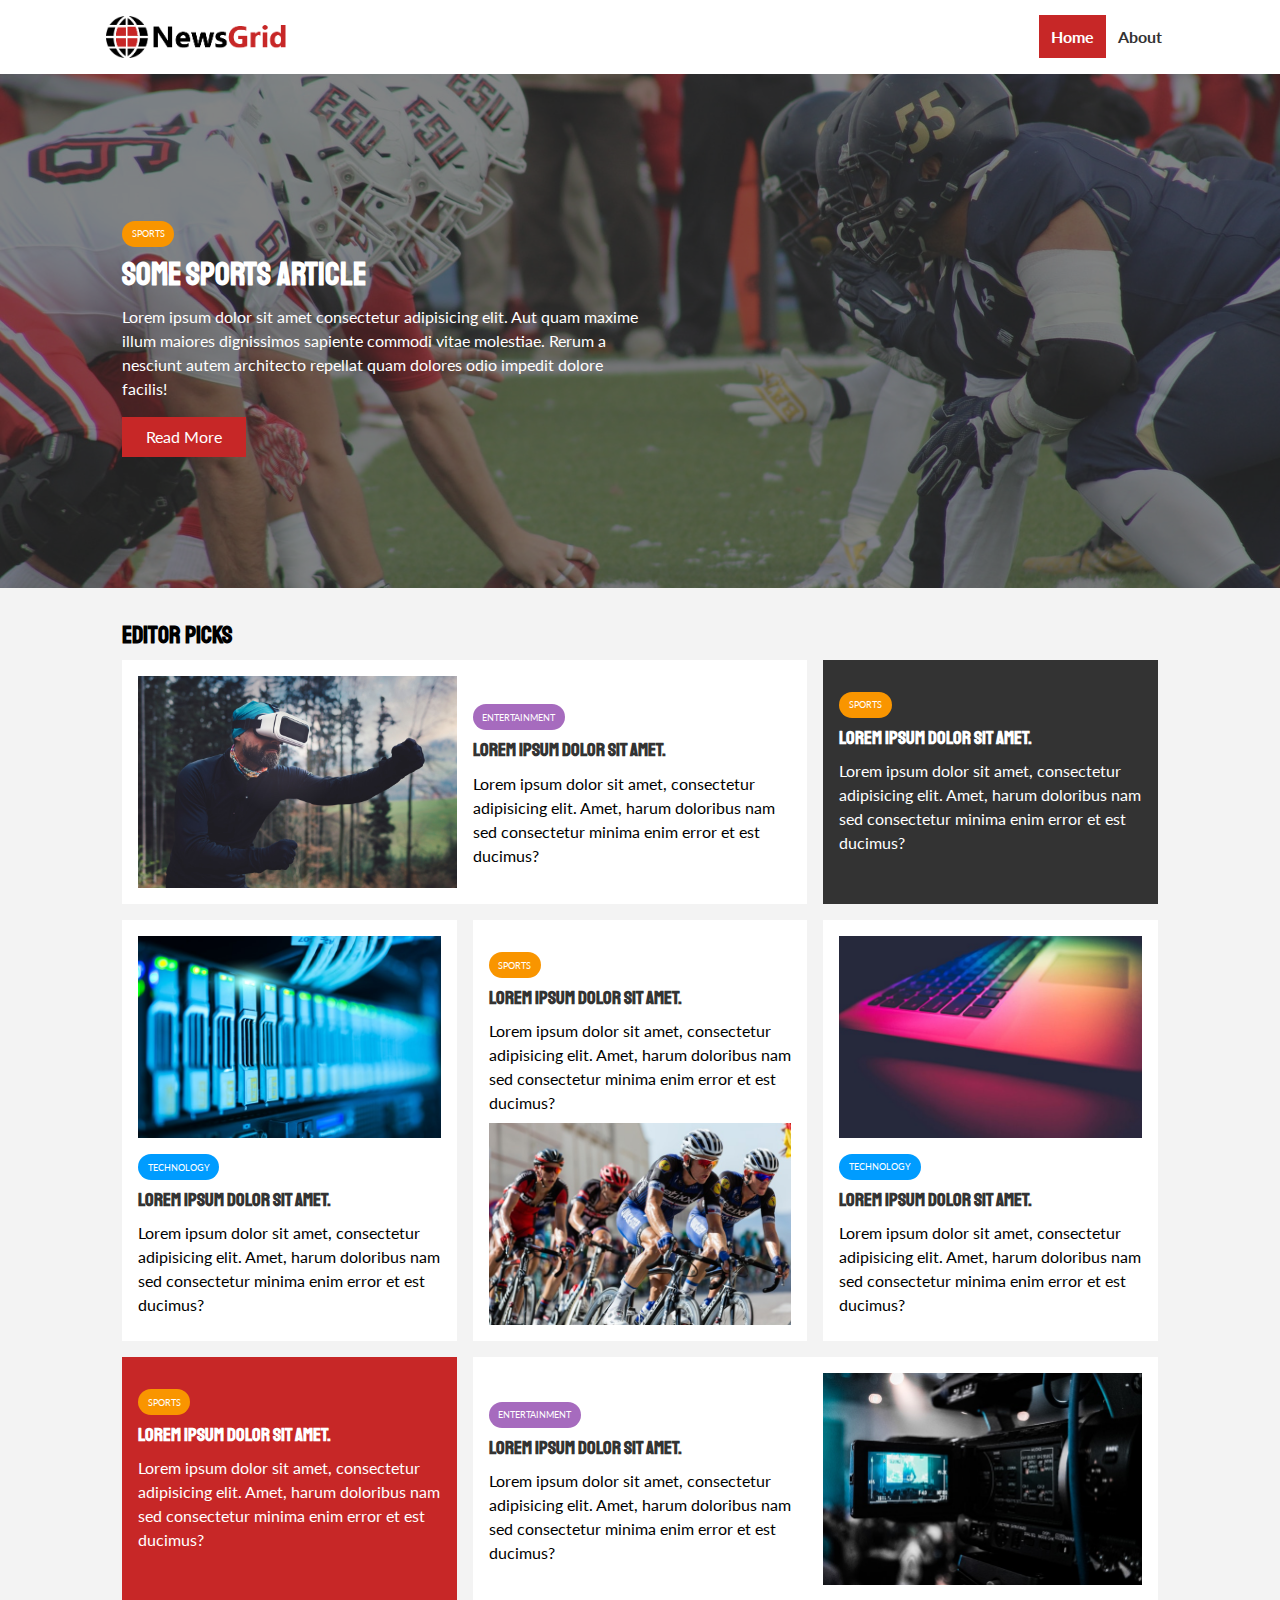
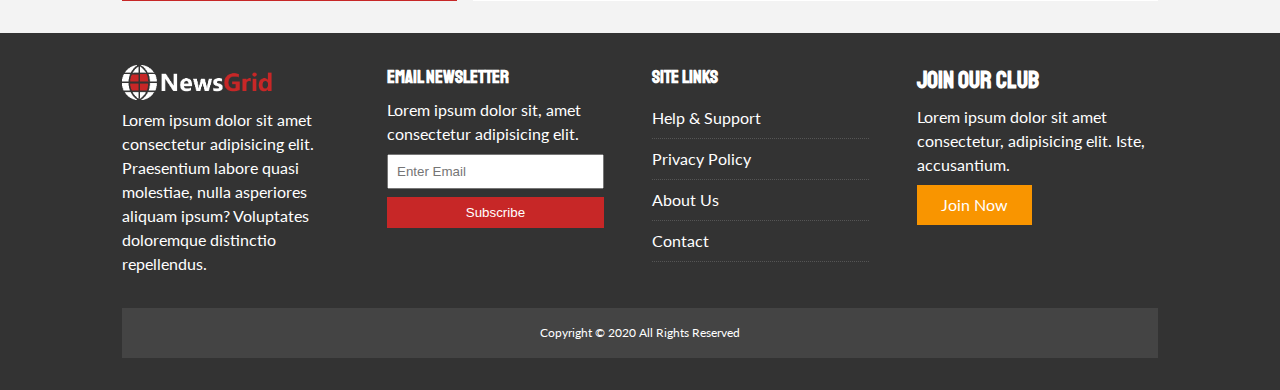
<file: index.html>
<html lang="en">
<head>
  <meta charset="UTF-8">
  <meta name="viewport" content="width=device-width, initial-scale=1.0">
  <meta http-equiv="X-UA-Compatible" content="ie=edge">
  <link rel="stylesheet" href="https://cdnjs.cloudflare.com/ajax/libs/font-awesome/5.14.0/css/all.min.css" integrity="sha512-1PKOgIY59xJ8Co8+NE6FZ+LOAZKjy+KY8iq0G4B3CyeY6wYHN3yt9PW0XpSriVlkMXe40PTKnXrLnZ9+fkDaog==" crossorigin="anonymous" />
  <link href="https://fonts.googleapis.com/css2?family=Lato&family=Staatliches&display=swap" rel="stylesheet">
  <link rel="stylesheet" href="css/style.css">
  <link rel="stylesheet" media="screen and (max-width: 768px)" href="css/mobile.css">
  <link rel="shortcut icon" type="image/x-icon" href="favicon.ico">
  <title>News Grid | Latest News</title>
</head>
<body>
  <nav id="main-nav">
    <div class="container">
      <img src="img/logo.png" alt="News Grid" class="logo">
      <div class="social">
        <a href="http://facebook.com" target="_blank"><i class="fab fa-facebook fa-2x"></i></a>
        <a href="http://twitter.com" target="_blank"><i class="fab fa-twitter fa-2x"></i></a>
        <a href="http://instagram.com" target="_blank"><i class="fab fa-instagram fa-2x"></i></a>
        <a href="http://youtube.com" target="_blank"><i class="fab fa-youtube fa-2x"></i></a>
      </div>
      <ul>
        <li><a href="index.html" class="current">Home</a></li>
        <li><a href="about.html">About</a></li>
      </ul>
    </div>
  </nav>
  <!-- Showcase -->
  <header id="showcase">
    <div class="container categories">
      <div class="showcase-container">
        <div class="showcase-content">
          <div class="category category-sports">Sports</div>
          <h1>Some Sports Article</h1>
          <p>Lorem ipsum dolor sit amet consectetur adipisicing elit. Aut quam maxime illum maiores dignissimos sapiente commodi vitae molestiae. Rerum a nesciunt autem architecto repellat quam dolores odio impedit dolore facilis!</p>
          <a href="article.html" class="btn btn-primary">Read More</a>
        </div>
      </div>
    </div>
  </header>
  <!-- Home Articles -->
  <section id="home-articles" class="py-2">
    <div class="container categories ">
    <h2>Editor Picks</h2>
    <div class="articles-container">
      <article class="card">
        <img src="img/articles/ent1.jpg" alt="Entertainment photo">
        <div>
          <div class="category category-ent">Entertainment</div>
          <h3>
            <a href="article.html">Lorem ipsum dolor sit amet.</a>
          </h3>
          <p>Lorem ipsum dolor sit amet, consectetur adipisicing elit. Amet, harum doloribus nam sed consectetur minima enim error et est ducimus?</p>
        </div>
      </article>
      <article class="card bg-dark"> 
          <div class="category category-sports">Sports</div>
          <h3>
            <a href="article.html">Lorem ipsum dolor sit amet.</a>
          </h3>
          <p>Lorem ipsum dolor sit amet, consectetur adipisicing elit. Amet, harum doloribus nam sed consectetur minima enim error et est ducimus?</p>
      </article>
      <article class="card">
        <img src="img/articles/tech1.jpg" alt="Technology photo">
        <div>
          <div class="category category-tech">Technology</div>
          <h3>
            <a href="article.html">Lorem ipsum dolor sit amet.</a>
          </h3>
          <p>Lorem ipsum dolor sit amet, consectetur adipisicing elit. Amet, harum doloribus nam sed consectetur minima enim error et est ducimus?</p>
        </div>
      </article>
      <article class="card">
        <div>
          <div class="category category-sports">Sports</div>
          <h3>
            <a href="article.html">Lorem ipsum dolor sit amet.</a>
          </h3>
          <p>Lorem ipsum dolor sit amet, consectetur adipisicing elit. Amet, harum doloribus nam sed consectetur minima enim error et est ducimus?</p>
          <img src="img/articles/sports1.jpg" alt="Sports photo">
        </div>
      </article>
      <article class="card">
        <img src="img/articles/tech2.jpg" alt="Technology photo">
        <div>
          <div class="category category-tech">Technology</div>
          <h3>
            <a href="article.html">Lorem ipsum dolor sit amet.</a>
          </h3>
          <p>Lorem ipsum dolor sit amet, consectetur adipisicing elit. Amet, harum doloribus nam sed consectetur minima enim error et est ducimus?</p>
        </div>
      </article>
      <article class="card bg-primary"> 
        <div class="category category-sports">Sports</div>
        <h3>
          <a href="article.html">Lorem ipsum dolor sit amet.</a>
        </h3>
        <p>Lorem ipsum dolor sit amet, consectetur adipisicing elit. Amet, harum doloribus nam sed consectetur minima enim error et est ducimus?</p>
    </article>
    <article class="card">
      <div>
        <div class="category category-ent">Entertainment</div>
        <h3>
          <a href="article.html">Lorem ipsum dolor sit amet.</a>
        </h3>
        <p>Lorem ipsum dolor sit amet, consectetur adipisicing elit. Amet, harum doloribus nam sed consectetur minima enim error et est ducimus?</p>
      </div>
      <img src="img/articles/ent2.jpg" alt="Entertainment photo">
    </article>
    </div>
    </div>
  </section>
  <footer id="main-footer" class="py-2">
    <div class="container footer-container">
      <div>
        <img src="img/logo_light.png" alt="News Grid">
        <p>Lorem ipsum dolor sit amet consectetur adipisicing elit. Praesentium labore quasi molestiae, nulla asperiores aliquam ipsum? Voluptates doloremque distinctio repellendus.</p>
      </div>
      <div>
        <h3>Email Newsletter</h3>
        <p>Lorem ipsum dolor sit, amet consectetur adipisicing elit.</p>
        <form name="contact" method="POST" data-netlify="true" >
          <input type="email" name="email" placeholder="Enter Email">
          <input type="submit" value="Subscribe" class="btn btn-primary">
        </form>
      </div>
      <div>
        <h3>Site Links</h3>
        <ul class="list">
          <li><a href="#">Help & Support</a></li>
          <li><a href="#">Privacy Policy</a></li>
          <li><a href="#">About Us</a></li>
          <li><a href="#">Contact</a></li>
        </ul>
      </div>
      <div>
        <h2>Join Our Club</h2>
        <p>Lorem ipsum dolor sit amet consectetur, adipisicing elit. Iste, accusantium.</p>
        <a href="#" class="btn btn-secondary">Join Now</a>
      </div>
      <div>
        <p>Copyright &copy; 2020 All Rights Reserved</p>
      </div>
    </div>
  </footer>
</body>
</html>
</file>
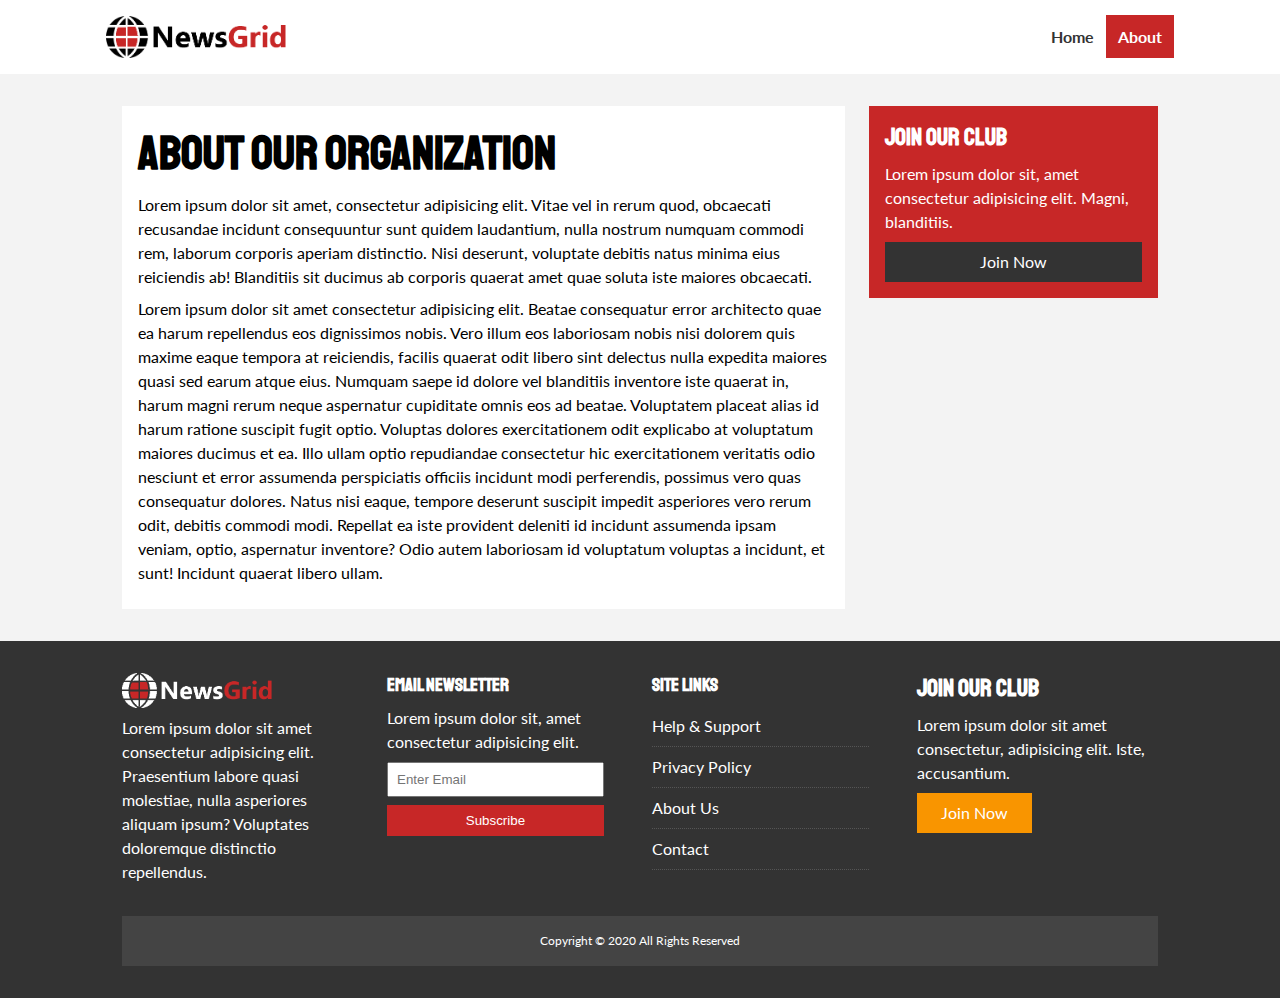
<file: about.html>
<html lang="en">
<head>
  <meta charset="UTF-8">
  <meta name="viewport" content="width=device-width, initial-scale=1.0">
  <meta http-equiv="X-UA-Compatible" content="ie=edge">
  <link rel="stylesheet" href="https://cdnjs.cloudflare.com/ajax/libs/font-awesome/5.14.0/css/all.min.css" integrity="sha512-1PKOgIY59xJ8Co8+NE6FZ+LOAZKjy+KY8iq0G4B3CyeY6wYHN3yt9PW0XpSriVlkMXe40PTKnXrLnZ9+fkDaog==" crossorigin="anonymous" />
  <link href="https://fonts.googleapis.com/css2?family=Lato&family=Staatliches&display=swap" rel="stylesheet">
  <link rel="stylesheet" href="css/style.css">
  <link rel="stylesheet" media="screen and (max-width: 768px)" href="css/mobile.css">
  <link rel="shortcut icon" type="image/x-icon" href="favicon.ico">
  <title>News Grid | About</title>
</head>
<body>
  <nav id="main-nav">
    <div class="container">
      <img src="img/logo.png" alt="News Grid" class="logo">
      <div class="social">
        <a href="http://facebook.com" target="_blank"><i class="fab fa-facebook fa-2x"></i></a>
        <a href="http://twitter.com" target="_blank"><i class="fab fa-twitter fa-2x"></i></a>
        <a href="http://instagram.com" target="_blank"><i class="fab fa-instagram fa-2x"></i></a>
        <a href="http://youtube.com" target="_blank"><i class="fab fa-youtube fa-2x"></i></a>
      </div>
      <ul>
        <li><a href="index.html">Home</a></li>
        <li><a href="about.html" class="current">About</a></li>
      </ul>
    </div>
  </nav>
  <section class="about">
    <div class="container">
      <div class="page-container">
        <article class="card">
          <h1 class="l-heading">About Our Organization</h1>
          <p>Lorem ipsum dolor sit amet, consectetur adipisicing elit. Vitae vel in rerum quod, obcaecati recusandae incidunt consequuntur sunt quidem laudantium, nulla nostrum numquam commodi rem, laborum corporis aperiam distinctio. Nisi deserunt, voluptate debitis natus minima eius reiciendis ab! Blanditiis sit ducimus ab corporis quaerat amet quae soluta iste maiores obcaecati.</p>
          <p>Lorem ipsum dolor sit amet consectetur adipisicing elit. Beatae consequatur error architecto quae ea harum repellendus eos dignissimos nobis. Vero illum eos laboriosam nobis nisi dolorem quis maxime eaque tempora at reiciendis, facilis quaerat odit libero sint delectus nulla expedita maiores quasi sed earum atque eius. Numquam saepe id dolore vel blanditiis inventore iste quaerat in, harum magni rerum neque aspernatur cupiditate omnis eos ad beatae. Voluptatem placeat alias id harum ratione suscipit fugit optio. Voluptas dolores exercitationem odit explicabo at voluptatum maiores ducimus et ea. Illo ullam optio repudiandae consectetur hic exercitationem veritatis odio nesciunt et error assumenda perspiciatis officiis incidunt modi perferendis, possimus vero quas consequatur dolores. Natus nisi eaque, tempore deserunt suscipit impedit asperiores vero rerum odit, debitis commodi modi. Repellat ea iste provident deleniti id incidunt assumenda ipsam veniam, optio, aspernatur inventore? Odio autem laboriosam id voluptatum voluptas a incidunt, et sunt! Incidunt quaerat libero ullam.</p>
        </article>
        <aside class="card bg-primary">
          <h2>Join Our Club</h2>
          <p>Lorem ipsum dolor sit, amet consectetur adipisicing elit. Magni, blanditiis.</p>
          <a href="#" class="btn btn-dark btn-block">Join Now</a>
        </aside>
      </div>
    </div>
  </section>
  <footer id="main-footer" class="py-2">
    <div class="container footer-container">
      <div>
        <img src="img/logo_light.png" alt="News Grid">
        <p>Lorem ipsum dolor sit amet consectetur adipisicing elit. Praesentium labore quasi molestiae, nulla asperiores aliquam ipsum? Voluptates doloremque distinctio repellendus.</p>
      </div>
      <div>
        <h3>Email Newsletter</h3>
        <p>Lorem ipsum dolor sit, amet consectetur adipisicing elit.</p>
        <form name="contact" method="POST" data-netlify="true" >
          <input type="email" name="email" placeholder="Enter Email">
          <input type="submit" value="Subscribe" class="btn btn-primary">
        </form>
      </div>
      <div>
        <h3>Site Links</h3>
        <ul class="list">
          <li><a href="#">Help & Support</a></li>
          <li><a href="#">Privacy Policy</a></li>
          <li><a href="#">About Us</a></li>
          <li><a href="#">Contact</a></li>
        </ul>
      </div>
      <div>
        <h2>Join Our Club</h2>
        <p>Lorem ipsum dolor sit amet consectetur, adipisicing elit. Iste, accusantium.</p>
        <a href="#" class="btn btn-secondary">Join Now</a>
      </div>
      <div>
        <p>Copyright &copy; 2020 All Rights Reserved</p>
      </div>
    </div>
  </footer>
</body>
</html>
</file>
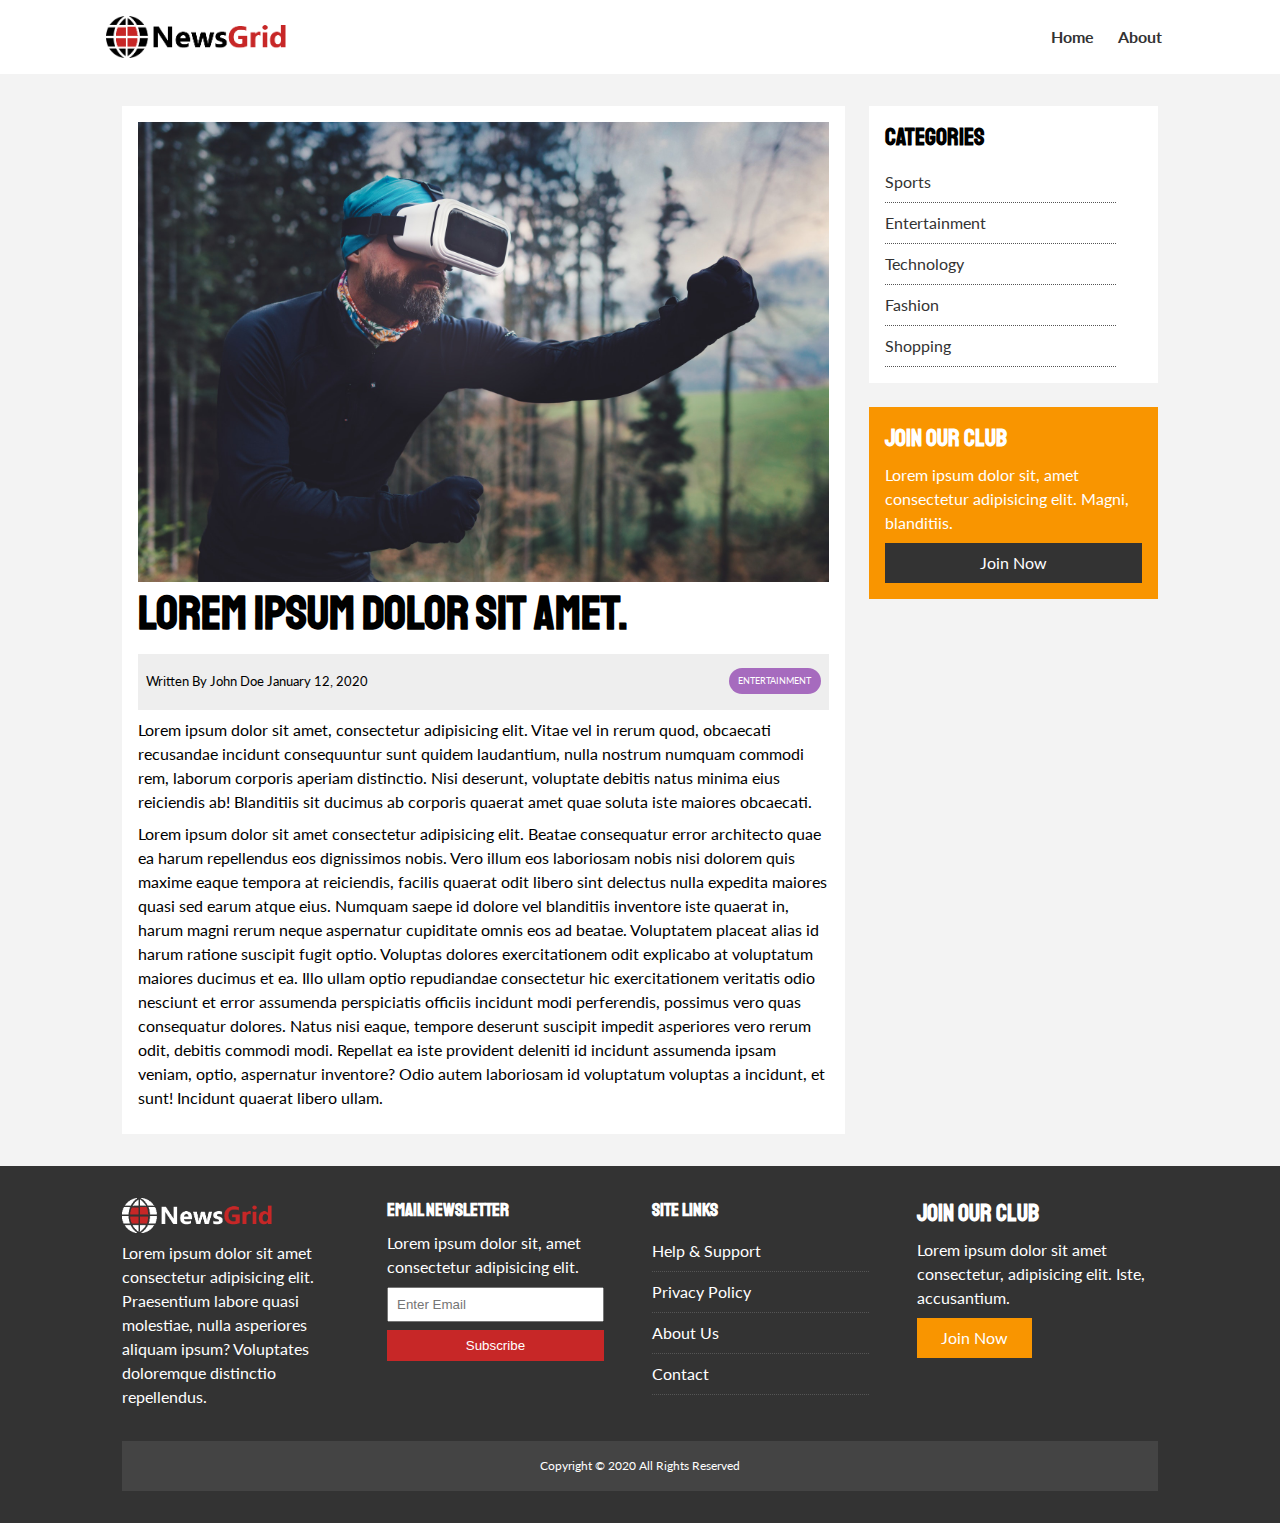
<file: article.html>
<html lang="en">
<head>
  <meta charset="UTF-8">
  <meta name="viewport" content="width=device-width, initial-scale=1.0">
  <meta http-equiv="X-UA-Compatible" content="ie=edge">
  <link rel="stylesheet" href="https://cdnjs.cloudflare.com/ajax/libs/font-awesome/5.14.0/css/all.min.css" integrity="sha512-1PKOgIY59xJ8Co8+NE6FZ+LOAZKjy+KY8iq0G4B3CyeY6wYHN3yt9PW0XpSriVlkMXe40PTKnXrLnZ9+fkDaog==" crossorigin="anonymous" />
  <link href="https://fonts.googleapis.com/css2?family=Lato&family=Staatliches&display=swap" rel="stylesheet">
  <link rel="stylesheet" href="css/style.css">
  <link rel="stylesheet" media="screen and (max-width: 768px)" href="css/mobile.css">
  <link rel="shortcut icon" type="image/x-icon" href="favicon.ico">
  <title>News Grid | Latest News</title>
</head>
<body>
  <nav id="main-nav">
    <div class="container">
      <img src="img/logo.png" alt="News Grid" class="logo">
      <div class="social">
        <a href="http://facebook.com" target="_blank"><i class="fab fa-facebook fa-2x"></i></a>
        <a href="http://twitter.com" target="_blank"><i class="fab fa-twitter fa-2x"></i></a>
        <a href="http://instagram.com" target="_blank"><i class="fab fa-instagram fa-2x"></i></a>
        <a href="http://youtube.com" target="_blank"><i class="fab fa-youtube fa-2x"></i></a>
      </div>
      <ul>
        <li><a href="index.html">Home</a></li>
        <li><a href="about.html">About</a></li>
      </ul>
    </div>
  </nav>
  <section class="article">
    <div class="container">
      <div class="page-container">
        <article class="card">
          <img src="img/articles/ent1.jpg" alt="entertainment">
          <h1 class="l-heading">Lorem ipsum dolor sit amet.</h1>
          <div class="meta categories">
            <small>
              <i class="fas fa-user"></i> Written By John Doe January 12, 2020
            </small>
            <div class="category category-ent">Entertainment</div>
          </div>
          <p>Lorem ipsum dolor sit amet, consectetur adipisicing elit. Vitae vel in rerum quod, obcaecati recusandae incidunt consequuntur sunt quidem laudantium, nulla nostrum numquam commodi rem, laborum corporis aperiam distinctio. Nisi deserunt, voluptate debitis natus minima eius reiciendis ab! Blanditiis sit ducimus ab corporis quaerat amet quae soluta iste maiores obcaecati.</p>
          <p>Lorem ipsum dolor sit amet consectetur adipisicing elit. Beatae consequatur error architecto quae ea harum repellendus eos dignissimos nobis. Vero illum eos laboriosam nobis nisi dolorem quis maxime eaque tempora at reiciendis, facilis quaerat odit libero sint delectus nulla expedita maiores quasi sed earum atque eius. Numquam saepe id dolore vel blanditiis inventore iste quaerat in, harum magni rerum neque aspernatur cupiditate omnis eos ad beatae. Voluptatem placeat alias id harum ratione suscipit fugit optio. Voluptas dolores exercitationem odit explicabo at voluptatum maiores ducimus et ea. Illo ullam optio repudiandae consectetur hic exercitationem veritatis odio nesciunt et error assumenda perspiciatis officiis incidunt modi perferendis, possimus vero quas consequatur dolores. Natus nisi eaque, tempore deserunt suscipit impedit asperiores vero rerum odit, debitis commodi modi. Repellat ea iste provident deleniti id incidunt assumenda ipsam veniam, optio, aspernatur inventore? Odio autem laboriosam id voluptatum voluptas a incidunt, et sunt! Incidunt quaerat libero ullam.</p>
        </article>
        <aside id="categories" class="card">
          <h2>Categories</h2>
          <ul class="list">
            <li><a href="#"><i class="fas fa-chevron-right"></i>
            Sports</a></li>
            <li><a href="#"><i class="fas fa-chevron-right"></i>
            Entertainment</a></li>
            <li><a href="#"><i class="fas fa-chevron-right"></i>
            Technology</a></li>
            <li><a href="#"><i class="fas fa-chevron-right"></i>
            Fashion</a></li>
            <li><a href="#"><i class="fas fa-chevron-right"></i>
            Shopping</a></li>
          </ul>
        </aside>
        <aside class="card bg-secondary">
          <h2>Join Our Club</h2>
          <p>Lorem ipsum dolor sit, amet consectetur adipisicing elit. Magni, blanditiis.</p>
          <a href="#" class="btn btn-dark btn-block">Join Now</a>
        </aside>
      </div>
    </div>
  </section>
  <footer id="main-footer" class="py-2">
    <div class="container footer-container">
      <div>
        <img src="img/logo_light.png" alt="News Grid">
        <p>Lorem ipsum dolor sit amet consectetur adipisicing elit. Praesentium labore quasi molestiae, nulla asperiores aliquam ipsum? Voluptates doloremque distinctio repellendus.</p>
      </div>
      <div>
        <h3>Email Newsletter</h3>
        <p>Lorem ipsum dolor sit, amet consectetur adipisicing elit.</p>
        <form name="contact" method="POST" data-netlify="true" >
          <input type="email" name="email" placeholder="Enter Email">
          <input type="submit" value="Subscribe" class="btn btn-primary">
        </form>
      </div>
      <div>
        <h3>Site Links</h3>
        <ul class="list">
          <li><a href="#">Help & Support</a></li>
          <li><a href="#">Privacy Policy</a></li>
          <li><a href="#">About Us</a></li>
          <li><a href="#">Contact</a></li>
        </ul>
      </div>
      <div>
        <h2>Join Our Club</h2>
        <p>Lorem ipsum dolor sit amet consectetur, adipisicing elit. Iste, accusantium.</p>
        <a href="#" class="btn btn-secondary">Join Now</a>
      </div>
      <div>
        <p>Copyright &copy; 2020 All Rights Reserved</p>
      </div>
    </div>
  </footer>
</body>
</html>
</file>
<file: css/style.css>
:root {
  --primary-color:#c72727;
  --secondary-color: #f99500;
  --light-color: #f3f3f3;
  --dark-color: #333;
  --max-width: 1100px;
}

.categories {
  --sports-color: #f99500;
  --ent-color: #a66bbe;
  --tech-color: #009cff;
}

* {
  margin: 0;
  padding: 0;
  box-sizing: border-box;
}

body {
  font-family: 'Lato', sans-serif;
  line-height: 1.5;
  background: var(--light-color);
}

a {
  color: #333;
  text-decoration: none;
}

ul {
  list-style: none;
}

p {
  margin: .5rem 0;
}

img {
  width: 100%;
}

h1,h2,h3,h4,h5,h6 {
  font-family: 'staatliches', cursive;
  margin-bottom: 0.55rem;
  line-height: 1.3;
}

/* Utilities*/
.container {
  max-width: var(--max-width);
  margin: auto;
  padding: 0 2rem;
  overflow: hidden;
}

.category {
  display: inline-block;
  color: #fff;
  font-size: 0.55rem;
  text-transform: uppercase;
  padding: 0.4rem 0.6rem;
  border-radius: 15px;
  margin-bottom: 0.5rem;
}

.category {
  margin-top: 1rem;
}

.category-sports { background: var(--sports-color) }
.category-ent { background: var(--ent-color) }
.category-tech { background: var(--tech-color) }

.btn {
  display: inline-block;
  border: none;
  background: var(--dark-color);
  color: #fff;
  padding: 0.5rem 1.5rem;
}

.btn-light { background: var(--light-color) }
.btn-primary { background: var(--primary-color) }
.btn-secondary { background: var(--secondary-color) }

.btn-block {
  display: block;
  width: 100%;
  text-align: center;
}

.btn:hover {
  opacity: 0.9;
}

.card {
  background: #fff;
  padding: 1rem;
}

.bg-dark {
  background: var(--dark-color);
  color: #fff;
}
.bg-primary {
  background: var(--primary-color);
  color: #fff;
}
.bg-secondary {
  background: var(--secondary-color);
  color: #fff;
}

.bg-dark h1,
.bg-dark h2,
.bg-dark h3,
.bg-dark a,
.bg-primary h1,
.bg-primary h2,
.bg-primary h3,
.bg-primary a,
.bg-secondary h1,
.bg-secondary h2,
.bg-secondary h3,
.bg-secondary a {
  color: #fff;
}

.py-1 { padding: 1.5rem 0 }
.py-2 { padding: 2rem 0 }
.py-3 { padding: 3rem 0 }
.p-1 { padding: 3rem }
.p-2 { padding: 3rem }
.p-3 { padding: 3rem }

.l-heading {
  font-size: 3rem;
}

.list li{
  padding: 0.5rem 0;
  border-bottom: #555 dotted 1px;
  width: 90%;
}

.list li a:hover {
  color: var(--primary-color) !important ;
}

.page-container {
  display: grid;
  grid-template-columns: 5fr 2fr;
  margin: 2rem 0;
  grid-gap: 1.5rem;
}

.page-container > *:first-child {
  grid-row: 1 / span 3
}
/* Nav */
#main-nav {
  background: #fff;
  position: sticky;
  top: 0;
  z-index: 2;
}

#main-nav .container {
  display: grid;
  grid-template-columns: 6fr 3fr 2fr;
  padding: 1rem;
  align-items: center;
}

#main-nav .logo{
  width: 180px;
}

#main-nav ul {
  justify-self: end;
  display: flex;
}

#main-nav ul li a {
  padding: 0.75rem;
  font-weight: bold;
}

#main-nav ul li a.current {
  background: var(--primary-color);
  color:#fff;
}

#main-nav ul li a:hover {
  background: (var(--light-color));
  color: var(--dark-color);
}

#main-nav .social {
  justify-self: center;
}

#main-nav .social i {
  color: #777;
  margin-right: 0.5rem;
}

/* Showcase */
#showcase {
  color: #fff;
  background: #333;
  padding: 2rem;
  position: relative;
}

#showcase:before {
  content: '';
  background: url('../img/featured.jpg') no-repeat center center/cover;
  position: absolute;
  top:0;
  left:0;
  width:100%;
  height:100%;
  opacity:0.4;
}

#showcase .showcase-container {
  display: grid;
  grid-template-columns: repeat(2, 1fr);
  justify-content: center;
  align-items: center;
  height: 50vh;
}

#showcase .showcase-content {
  z-index: 1;
}

#showcase .showcase-content p{
  margin-bottom: 1rem;
}

/* Home Articles */
#home-articles .articles-container {
  display: grid;
  grid-template-columns: repeat(3, 1fr);
  grid-gap: 1rem;
}

#home-articles .articles-container > *:first-child,
#home-articles .articles-container > *:last-child {
  display: grid;
  grid-template-columns: repeat(2, 1fr);
  grid-gap: 1rem;
  grid-column: 1 / span 2;
  align-items: center;
}

#home-articles .articles-container > *:last-child {
  grid-column: 2 / span 2;
}

/* Meta Data */
.article .meta {
  display: flex;
  justify-content: space-between;
  align-items: center;
  background: #eee;
  padding: 0.5rem;
}

.article .meta .category {
  margin-top: 0.4rem;
}

/* Footer */
#main-footer {
  background: var(--dark-color);
  color: #fff;
}

#main-footer img {
  width: 150px;
}

#main-footer a {
  color: #fff;
}

#main-footer .footer-container {
  display: grid;
  grid-template-columns: repeat(4, 1fr);
  grid-gap: 1.5rem;
}

#main-footer .footer-container > *:last-child {
  background: #444;
  grid-column: 1 / span 4;
  padding: .5rem;
  text-align: center;
  font-size: 0.75rem;
}

#main-footer .footer-container input[type='email'] {
  width: 90%;
  padding: 0.5rem;
  margin-bottom: 0.5rem;
}

#main-footer .footer-container input[type='submit'] {
  width: 90%;
}
</file>
<file: css/mobile.css>
/* Navigation */
#main-nav .social{
  display: none;
}

#main-nav .container {
  grid-template-columns: 1fr;
  grid-gap: 1.2rem;
}

#main-nav ul,
#main-nav .logo {
  justify-self: center;
}

#main-nav ul li a {
  padding: 0.5rem;
}

#home-articles .articles-container {
  grid-template-columns: repeat(2, 1fr);
}

#home-articles .articles-container > *:first-child,
#home-articles .articles-container > *:last-child {
  grid-template-columns: 1fr; 
  grid-column: 1;
}

@media(max-width:600px){
  /* stack grid items */
  #showcase .showcase-container,
  #home-articles .articles-container,
  #main-footer .footer-container {
    grid-template-columns: 1fr;
  }

  #main-footer .footer-container > *:last-child {
    grid-column: 1;
  }

  #main-footer .footer-container > *:first-child,
  #main-footer .footer-container > *:nth-child(2) {
    border-bottom: #444 dotted 1px;
    padding-bottom: 1rem;
  }

  .page-container {
    grid-template-columns: 1fr;
    text-align: center;
  }

  .page-container > *:first-child {
    grid-row: 1;
  }

  .l-heading {
    font-size: 2rem;
  }
}
</file>
